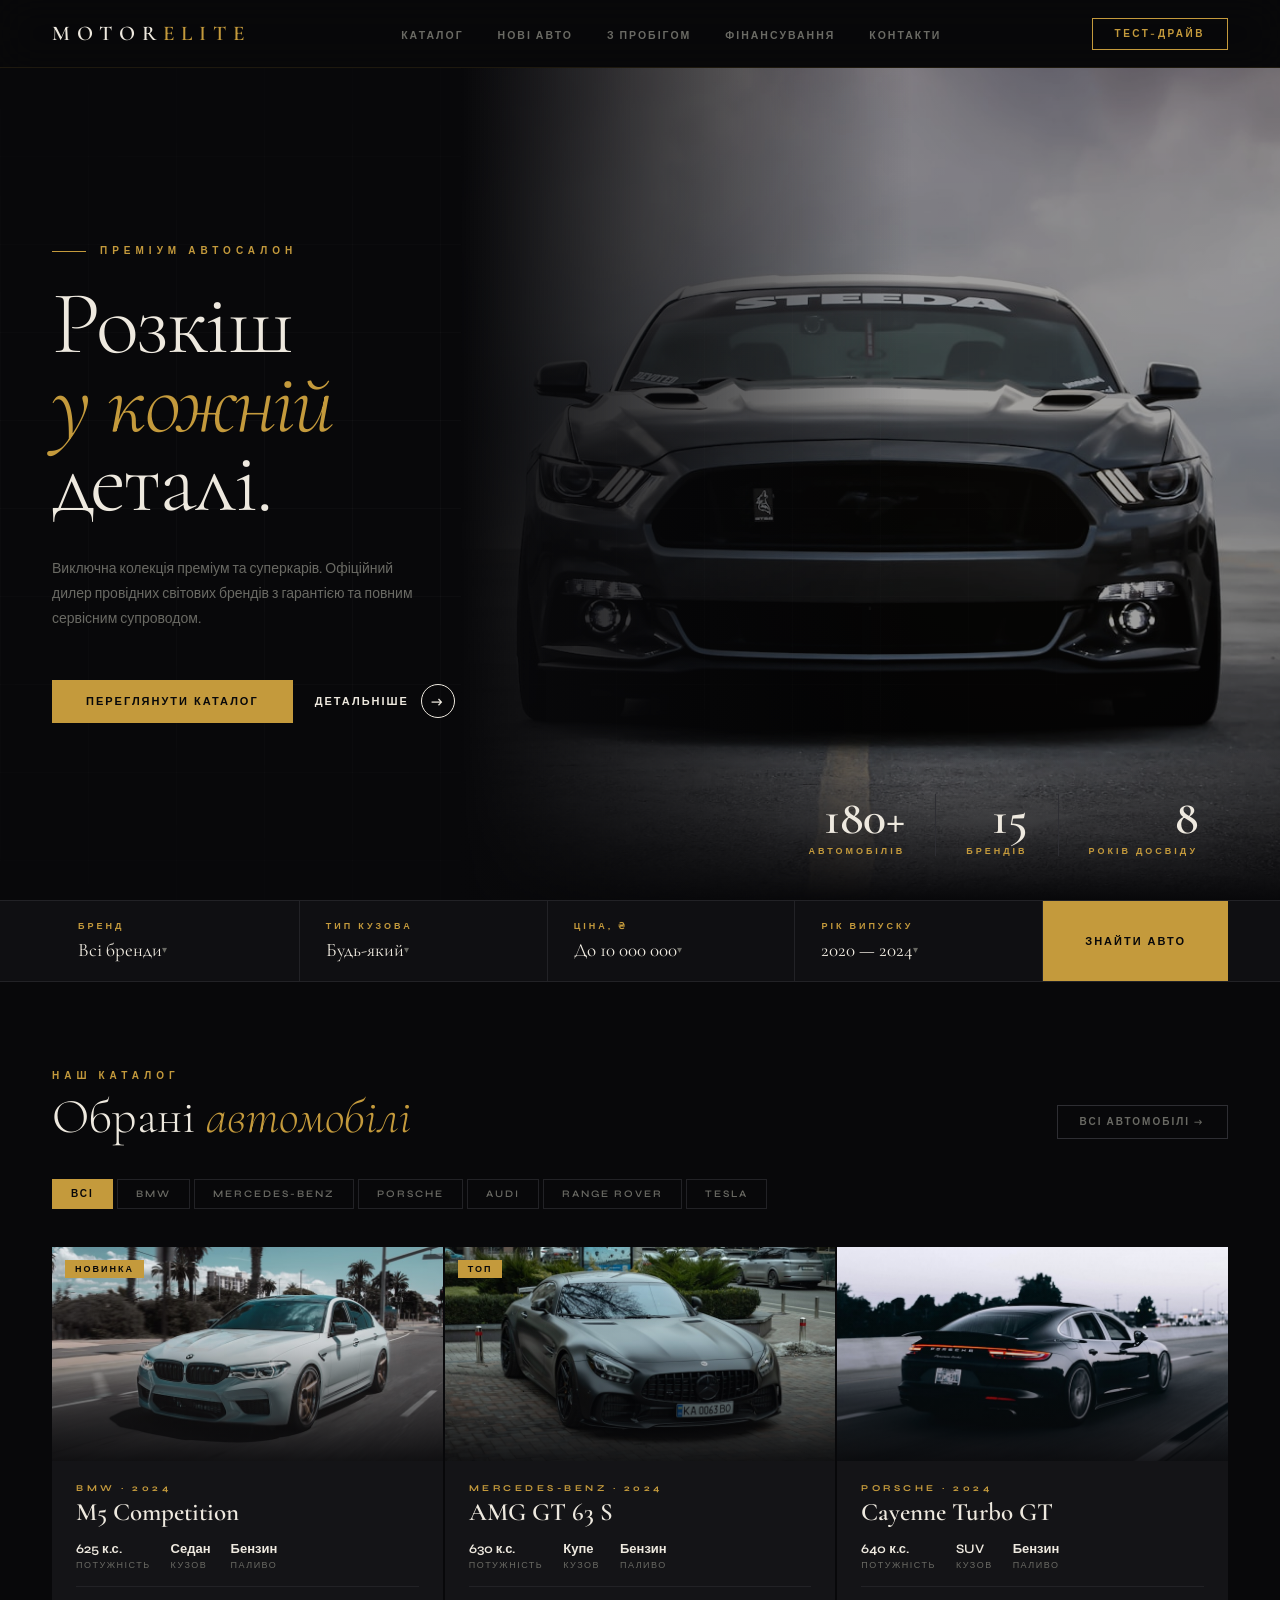
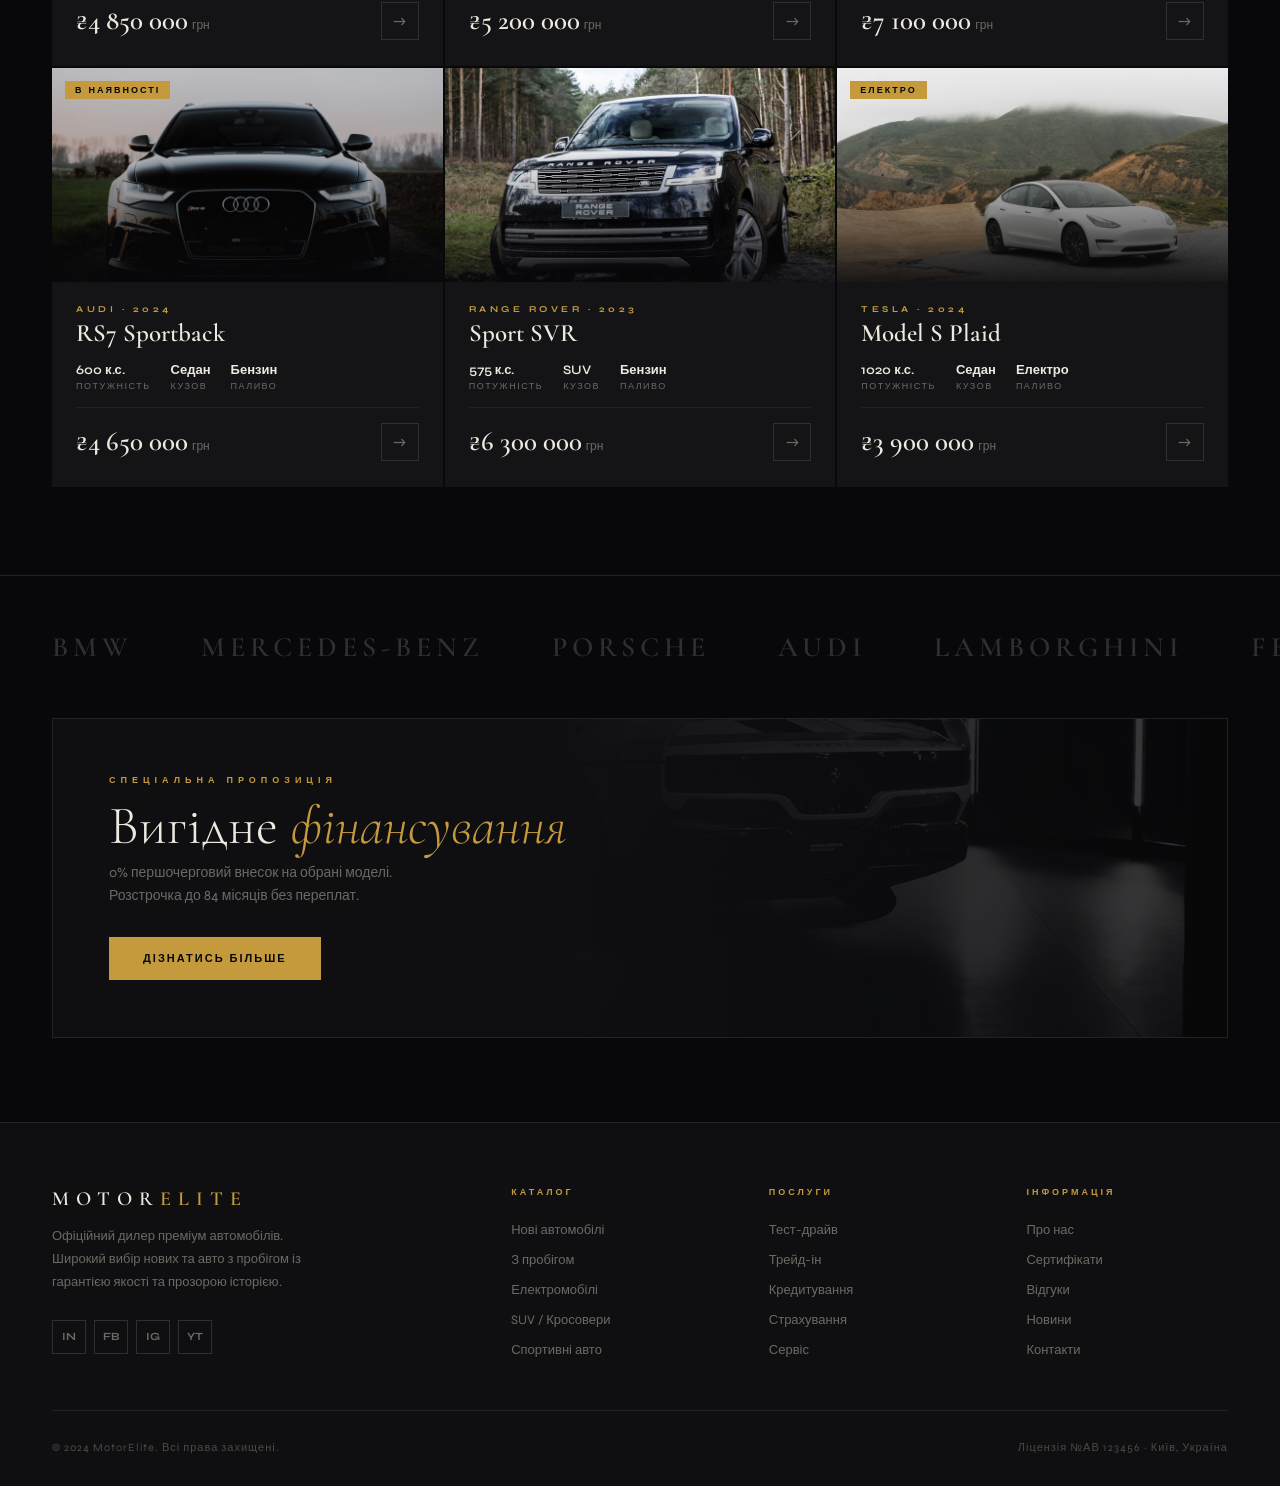
<file: index.html>
<!DOCTYPE html>
<html lang="en">
<head>
    <meta charset="UTF-8">
    <meta name="viewport" content="width=device-width, initial-scale=1.0">
    <title>MotorElite — Преміум Автосалон</title>
    <link rel="preconnect" href="https://fonts.googleapis.com">
    <link rel="preconnect" href="https://fonts.gstatic.com" crossorigin>
    <link href="https://fonts.googleapis.com/css2?family=Cormorant+Garamond:ital,wght@0,300;0,400;0,600;1,300;1,600&family=Syne:wght@400;500;600;700;800&display=swap" rel="stylesheet">
    <link rel="stylesheet" href="css/style.css">
  </head>
  <body>
  
  <header>
    <a href="#" class="logo">Motor<span class="logo-g">Elite</span></a>
    <nav>
      <ul class="nav-ul">
        <li><a href="#">Каталог</a></li>
        <li><a href="#">Нові авто</a></li>
        <li><a href="#">З пробігом</a></li>
        <li><a href="#">Фінансування</a></li>
        <li><a href="#">Контакти</a></li>
      </ul>
    </nav>
    <button class="nav-btn">Тест-драйв</button>
  </header>
  
  <main>
  
    <section class="hero">
      <figure class="hero-img-wrap">
        <img class="hero-img" src="img/hero.jpg" alt="">
      </figure>
      <div class="hero-body">
        <p class="eyebrow">
          <span class="eyebrow-line"></span>
          <span class="eyebrow-t">Преміум Автосалон</span>
        </p>
        <h1 class="hero-h1">
          Розкіш
          <em>у кожній</em>
          деталі.
        </h1>
        <p class="hero-p">
          Виключна колекція преміум та суперкарів.
          Офіційний дилер провідних світових брендів
          з гарантією та повним сервісним супроводом.
        </p>
        <p class="hero-btns">
          <button class="btn-fill">Переглянути каталог</button>
          <a href="#" class="btn-ghost">
            Детальніше
            <span class="circle-arr">→</span>
          </a>
        </p>
      </div>
      <dl class="hero-stats">
        <div>
          <dt class="stat-l">Автомобілів</dt>
          <dd class="stat-n">180+</dd>
        </div>
        <div>
          <dt class="stat-l">Брендів</dt>
          <dd class="stat-n">15</dd>
        </div>
        <div>
          <dt class="stat-l">Років досвіду</dt>
          <dd class="stat-n">8</dd>
        </div>
      </dl>
    </section>
  
    <section class="fbar">
      <button class="fitem">
        <span class="fitem-label">Бренд</span>
        <span class="fitem-val">Всі бренди <span class="fchev">▾</span></span>
      </button>
      <button class="fitem">
        <span class="fitem-label">Тип кузова</span>
        <span class="fitem-val">Будь-який <span class="fchev">▾</span></span>
      </button>
      <button class="fitem">
        <span class="fitem-label">Ціна, ₴</span>
        <span class="fitem-val">До 10 000 000 <span class="fchev">▾</span></span>
      </button>
      <button class="fitem">
        <span class="fitem-label">Рік випуску</span>
        <span class="fitem-val">2020 — 2024 <span class="fchev">▾</span></span>
      </button>
      <button class="fsearch">Знайти авто</button>
    </section>
  
    <section class="catalog">
      <header class="sec-top">
        <div>
          <p class="sec-label">Наш каталог</p>
          <h2 class="sec-h2">Обрані <em>автомобілі</em></h2>
        </div>
        <a href="#" class="view-all">Всі автомобілі →</a>
      </header>
      <nav class="brand-tabs">
        <button class="tab-btn on" data-brand="all">Всі</button>
        <button class="tab-btn" data-brand="BMW">BMW</button>
        <button class="tab-btn" data-brand="Mercedes-Benz">Mercedes-Benz</button>
        <button class="tab-btn" data-brand="Porsche">Porsche</button>
        <button class="tab-btn" data-brand="Audi">Audi</button>
        <button class="tab-btn" data-brand="Range Rover">Range Rover</button>
        <button class="tab-btn" data-brand="Tesla">Tesla</button>
      </nav>
      <ul class="cars-grid">
  
        <li>
          <article class="card" data-brand="BMW">
            <figure class="card-img">
              <img src="img/car-bmw.jpg" alt="BMW M5 Competition">
              <span class="card-tag">НОВИНКА</span>
            </figure>
            <div class="card-body">
              <p class="card-brand">BMW · 2024</p>
              <h3 class="card-model">M5 Competition</h3>
              <dl class="card-specs">
                <div><dt class="spec-k">Потужність</dt><dd class="spec-v">625 к.с.</dd></div>
                <div><dt class="spec-k">Кузов</dt><dd class="spec-v">Седан</dd></div>
                <div><dt class="spec-k">Паливо</dt><dd class="spec-v">Бензин</dd></div>
              </dl>
              <footer class="card-foot">
                <p><strong class="card-price">₴4 850 000</strong><span class="price-unit">грн</span></p>
                <span class="card-arr">→</span>
              </footer>
            </div>
          </article>
        </li>
  
        <li>
          <article class="card" data-brand="Mercedes-Benz">
            <figure class="card-img">
              <img src="img/car-mercedes.jpg" alt="Mercedes-Benz AMG GT 63 S">
              <span class="card-tag">ТОП</span>
            </figure>
            <div class="card-body">
              <p class="card-brand">Mercedes-Benz · 2024</p>
              <h3 class="card-model">AMG GT 63 S</h3>
              <dl class="card-specs">
                <div><dt class="spec-k">Потужність</dt><dd class="spec-v">630 к.с.</dd></div>
                <div><dt class="spec-k">Кузов</dt><dd class="spec-v">Купе</dd></div>
                <div><dt class="spec-k">Паливо</dt><dd class="spec-v">Бензин</dd></div>
              </dl>
              <footer class="card-foot">
                <p><strong class="card-price">₴5 200 000</strong><span class="price-unit">грн</span></p>
                <span class="card-arr">→</span>
              </footer>
            </div>
          </article>
        </li>
  
        <li>
          <article class="card" data-brand="Porsche">
            <figure class="card-img">
              <img src="img/car-porsche.jpg" alt="Porsche Cayenne Turbo GT">
            </figure>
            <div class="card-body">
              <p class="card-brand">Porsche · 2024</p>
              <h3 class="card-model">Cayenne Turbo GT</h3>
              <dl class="card-specs">
                <div><dt class="spec-k">Потужність</dt><dd class="spec-v">640 к.с.</dd></div>
                <div><dt class="spec-k">Кузов</dt><dd class="spec-v">SUV</dd></div>
                <div><dt class="spec-k">Паливо</dt><dd class="spec-v">Бензин</dd></div>
              </dl>
              <footer class="card-foot">
                <p><strong class="card-price">₴7 100 000</strong><span class="price-unit">грн</span></p>
                <span class="card-arr">→</span>
              </footer>
            </div>
          </article>
        </li>
  
        <li>
          <article class="card" data-brand="Audi">
            <figure class="card-img">
              <img src="img/car-audi.jpg" alt="Audi RS7 Sportback">
              <span class="card-tag">В НАЯВНОСТІ</span>
            </figure>
            <div class="card-body">
              <p class="card-brand">Audi · 2024</p>
              <h3 class="card-model">RS7 Sportback</h3>
              <dl class="card-specs">
                <div><dt class="spec-k">Потужність</dt><dd class="spec-v">600 к.с.</dd></div>
                <div><dt class="spec-k">Кузов</dt><dd class="spec-v">Седан</dd></div>
                <div><dt class="spec-k">Паливо</dt><dd class="spec-v">Бензин</dd></div>
              </dl>
              <footer class="card-foot">
                <p><strong class="card-price">₴4 650 000</strong><span class="price-unit">грн</span></p>
                <span class="card-arr">→</span>
              </footer>
            </div>
          </article>
        </li>
  
        <li>
          <article class="card" data-brand="Range Rover">
            <figure class="card-img">
              <img src="img/car-range-rover.jpg" alt="Range Rover Sport SVR">
            </figure>
            <div class="card-body">
              <p class="card-brand">Range Rover · 2023</p>
              <h3 class="card-model">Sport SVR</h3>
              <dl class="card-specs">
                <div><dt class="spec-k">Потужність</dt><dd class="spec-v">575 к.с.</dd></div>
                <div><dt class="spec-k">Кузов</dt><dd class="spec-v">SUV</dd></div>
                <div><dt class="spec-k">Паливо</dt><dd class="spec-v">Бензин</dd></div>
              </dl>
              <footer class="card-foot">
                <p><strong class="card-price">₴6 300 000</strong><span class="price-unit">грн</span></p>
                <span class="card-arr">→</span>
              </footer>
            </div>
          </article>
        </li>
  
        <li>
          <article class="card" data-brand="Tesla">
            <figure class="card-img">
              <img src="img/car-tesla.jpg" alt="Tesla Model S Plaid">
              <span class="card-tag">ЕЛЕКТРО</span>
            </figure>
            <div class="card-body">
              <p class="card-brand">Tesla · 2024</p>
              <h3 class="card-model">Model S Plaid</h3>
              <dl class="card-specs">
                <div><dt class="spec-k">Потужність</dt><dd class="spec-v">1020 к.с.</dd></div>
                <div><dt class="spec-k">Кузов</dt><dd class="spec-v">Седан</dd></div>
                <div><dt class="spec-k">Паливо</dt><dd class="spec-v">Електро</dd></div>
              </dl>
              <footer class="card-foot">
                <p><strong class="card-price">₴3 900 000</strong><span class="price-unit">грн</span></p>
                <span class="card-arr">→</span>
              </footer>
            </div>
          </article>
        </li>
  
      </ul>
    </section>
  
    <section class="brands-strip">
      <ul class="brands-row">
        <li class="brand-nm">BMW</li>
        <li class="brand-nm">Mercedes-Benz</li>
        <li class="brand-nm">Porsche</li>
        <li class="brand-nm">Audi</li>
        <li class="brand-nm">Lamborghini</li>
        <li class="brand-nm">Ferrari</li>
        <li class="brand-nm">Bentley</li>
        <li class="brand-nm">Rolls-Royce</li>
        <li class="brand-nm">McLaren</li>
        <li class="brand-nm">Aston Martin</li>
      </ul>
    </section>
  
    <section class="promo">
      <img src="img/promo.jpg" alt="">
      <div class="promo-body">
        <p class="promo-tag">Спеціальна пропозиція</p>
        <h2 class="promo-h">Вигідне <em>фінансування</em></h2>
        <p class="promo-sub">
          0% першочерговий внесок на обрані моделі.
          Розстрочка до 84 місяців без переплат.
        </p>
        <button class="btn-fill">Дізнатись більше</button>
      </div>
    </section>
  
  </main>
  
  <footer class="foot">
    <section class="foot-grid">
      <div class="foot-brand">
        <a href="#" class="foot-logo">Motor<span style="color: var(--gold)">Elite</span></a>
        <p class="foot-desc">
          Офіційний дилер преміум автомобілів. Широкий вибір нових та авто з пробігом із гарантією якості та прозорою історією.
        </p>
        <ul class="foot-soc">
          <li><a href="#" class="soc-btn">IN</a></li>
          <li><a href="#" class="soc-btn">FB</a></li>
          <li><a href="#" class="soc-btn">IG</a></li>
          <li><a href="#" class="soc-btn">YT</a></li>
        </ul>
      </div>
      <section>
        <h3 class="col-t">Каталог</h3>
        <ul class="col-ul">
          <li><a href="#">Нові автомобілі</a></li>
          <li><a href="#">З пробігом</a></li>
          <li><a href="#">Електромобілі</a></li>
          <li><a href="#">SUV / Кросовери</a></li>
          <li><a href="#">Спортивні авто</a></li>
        </ul>
      </section>
      <section>
        <h3 class="col-t">Послуги</h3>
        <ul class="col-ul">
          <li><a href="#">Тест-драйв</a></li>
          <li><a href="#">Трейд-ін</a></li>
          <li><a href="#">Кредитування</a></li>
          <li><a href="#">Страхування</a></li>
          <li><a href="#">Сервіс</a></li>
        </ul>
      </section>
      <section>
        <h3 class="col-t">Інформація</h3>
        <ul class="col-ul">
          <li><a href="#">Про нас</a></li>
          <li><a href="#">Сертифікати</a></li>
          <li><a href="#">Відгуки</a></li>
          <li><a href="#">Новини</a></li>
          <li><a href="#">Контакти</a></li>
        </ul>
      </section>
    </section>
    <p class="foot-bottom">
      <small class="foot-copy">© 2024 MotorElite. Всі права захищені.</small>
      <small class="foot-copy">Ліцензія №АВ 123456 · Київ, Україна</small>
    </p>
  </footer>
  
  <script src="js/script.js"></script>
  </body>
</html>
</file>
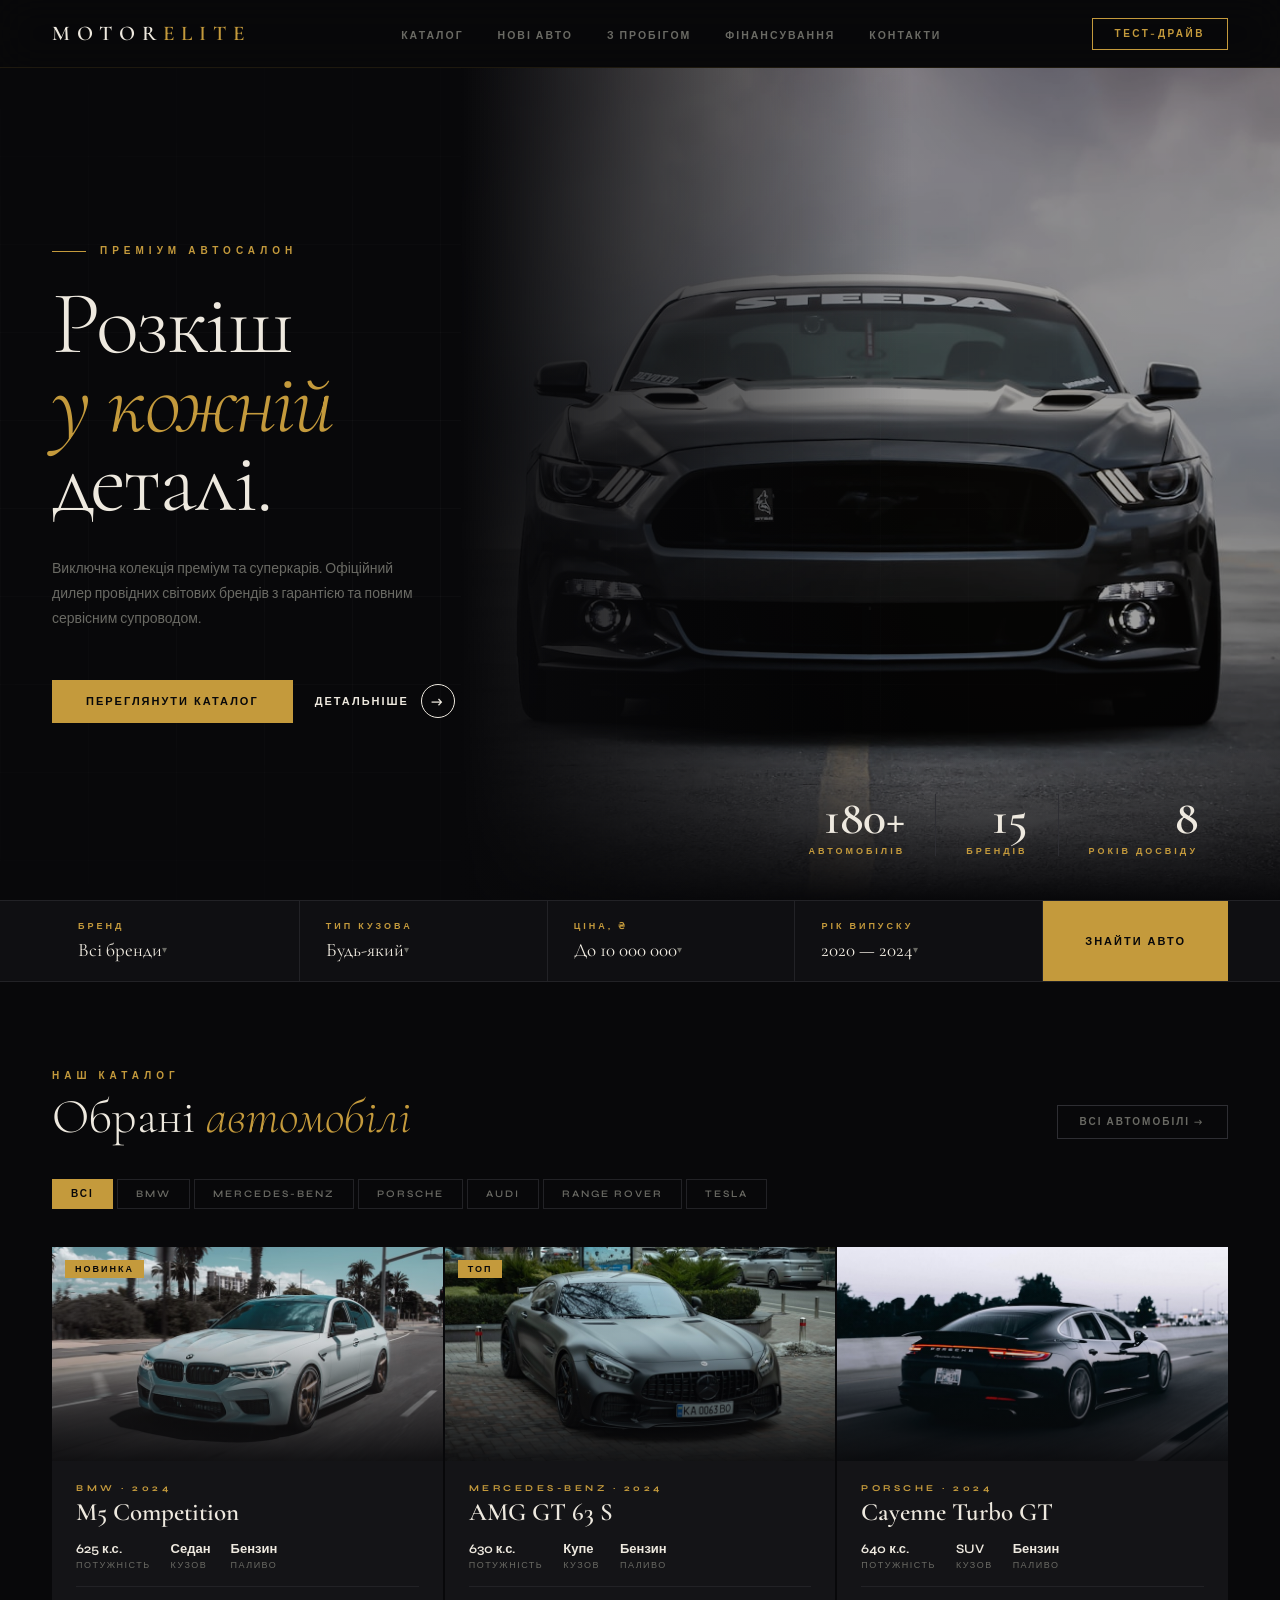
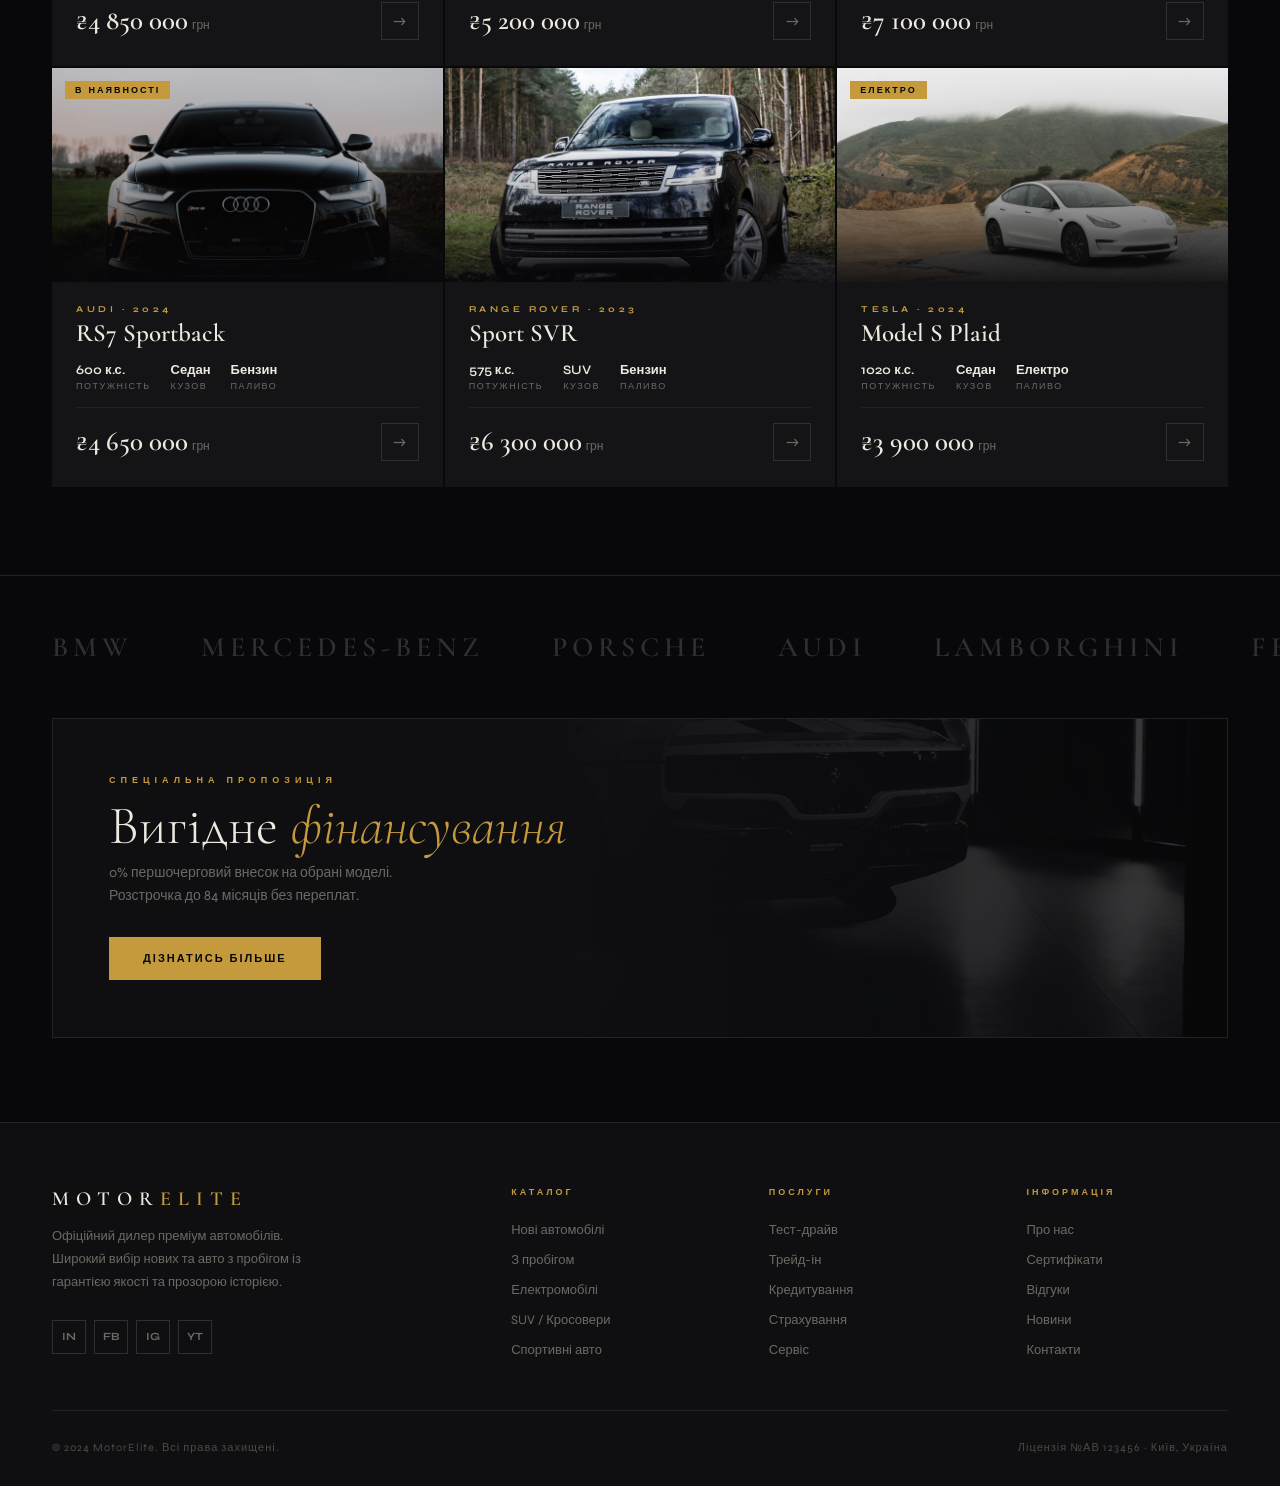
<file: car.html>
<!DOCTYPE html>
<html lang="uk">
<head>
  <meta charset="UTF-8">
  <meta name="viewport" content="width=device-width, initial-scale=1.0">
  <title>MotorElite</title>
  <link rel="preconnect" href="https://fonts.googleapis.com">
  <link rel="preconnect" href="https://fonts.gstatic.com" crossorigin>
  <link href="https://fonts.googleapis.com/css2?family=Cormorant+Garamond:ital,wght@0,300;0,400;0,600;1,300;1,600&family=Syne:wght@400;500;600;700;800&display=swap" rel="stylesheet">
  <link rel="stylesheet" href="css/style.css">
  <link rel="stylesheet" href="css/car.css">
</head>
<body>

<header>
  <a href="index.html" class="logo">Motor<span class="logo-g">Elite</span></a>
  <nav>
    <ul class="nav-ul">
      <li><a href="index.html">Каталог</a></li>
      <li><a href="index.html">Нові авто</a></li>
      <li><a href="index.html">З пробігом</a></li>
      <li><a href="index.html">Фінансування</a></li>
      <li><a href="index.html">Контакти</a></li>
    </ul>
  </nav>
  <button class="nav-btn">Тест-драйв</button>
</header>

<main>

  <section class="car-hero">
    <a href="index.html" class="car-back">← До каталогу</a>
    <figure class="car-hero-fig">
      <img id="js-img" src="" alt="">
    </figure>
    <div class="car-hero-info">
      <span id="js-badge" class="card-tag"></span>
      <p id="js-brand" class="car-hero-brand"></p>
      <h1 id="js-name" class="car-hero-name"></h1>
      <p id="js-price" class="car-hero-price"></p>
      <div class="car-hero-actions">
        <button class="btn-fill car-cta" onclick="document.querySelector('.car-form-section').scrollIntoView({behavior:'smooth'})">Записатись на тест-драйв</button>
        <a href="tel:+380441234567" class="btn-ghost">Зателефонувати <span class="circle-arr">→</span></a>
      </div>
    </div>
  </section>

  <section class="car-content">
    <div class="car-desc">
      <p class="sec-label">Про автомобіль</p>
      <h2 id="js-title" class="sec-h2"></h2>
      <p id="js-desc" class="car-desc-text"></p>
      <hr class="car-divider">
      <p class="sec-label" style="margin-top:32px">Технічні характеристики</p>
      <table id="js-specs" class="car-specs-tbl"></table>
    </div>
    <aside class="car-sidebar">
      <ul id="js-quick" class="car-quick"></ul>
      <button class="btn-fill car-cta" onclick="document.querySelector('.car-form-section').scrollIntoView({behavior:'smooth'})">Записатись на тест-драйв</button>
      <a href="tel:+380441234567" class="car-phone">+38 (044) 123-45-67</a>
    </aside>
  </section>

  <section class="car-form-section">
    <div class="car-form-wrap">
      <div>
        <p class="sec-label">Зворотній зв'язок</p>
        <h2 class="sec-h2">Записатись на <em>тест-драйв</em></h2>
        <p class="car-form-sub">Залиште свої контакти і ми зателефонуємо протягом 30 хвилин для підтвердження запису.</p>
      </div>
      <form class="car-form" id="js-form">
        <input type="text" placeholder="Ваше ім'я" class="car-input" required>
        <input type="tel" placeholder="Номер телефону" class="car-input" required>
        <input type="date" class="car-input">
        <button type="submit" class="btn-fill">Надіслати заявку →</button>
      </form>
    </div>
  </section>

  <section class="car-related">
    <p class="sec-label">Схожі автомобілі</p>
    <h2 class="sec-h2">Вам може <em>сподобатись</em></h2>
    <ul id="js-related" class="cars-grid"></ul>
  </section>

</main>

<footer class="foot">
  <section class="foot-grid">
    <div class="foot-brand">
      <a href="index.html" class="foot-logo">Motor<span style="color:var(--gold)">Elite</span></a>
      <p class="foot-desc">Офіційний дилер преміум автомобілів. Широкий вибір нових та авто з пробігом із гарантією якості та прозорою історією.</p>
      <ul class="foot-soc">
        <li><a href="#" class="soc-btn">IN</a></li>
        <li><a href="#" class="soc-btn">FB</a></li>
        <li><a href="#" class="soc-btn">IG</a></li>
        <li><a href="#" class="soc-btn">YT</a></li>
      </ul>
    </div>
    <section>
      <h3 class="col-t">Каталог</h3>
      <ul class="col-ul">
        <li><a href="index.html">Нові автомобілі</a></li>
        <li><a href="index.html">З пробігом</a></li>
        <li><a href="index.html">Електромобілі</a></li>
        <li><a href="index.html">SUV / Кросовери</a></li>
        <li><a href="index.html">Спортивні авто</a></li>
      </ul>
    </section>
    <section>
      <h3 class="col-t">Послуги</h3>
      <ul class="col-ul">
        <li><a href="#">Тест-драйв</a></li>
        <li><a href="#">Трейд-ін</a></li>
        <li><a href="#">Кредитування</a></li>
        <li><a href="#">Страхування</a></li>
        <li><a href="#">Сервіс</a></li>
      </ul>
    </section>
    <section>
      <h3 class="col-t">Інформація</h3>
      <ul class="col-ul">
        <li><a href="#">Про нас</a></li>
        <li><a href="#">Сертифікати</a></li>
        <li><a href="#">Відгуки</a></li>
        <li><a href="#">Новини</a></li>
        <li><a href="#">Контакти</a></li>
      </ul>
    </section>
  </section>
  <p class="foot-bottom">
    <small class="foot-copy">© 2024 MotorElite. Всі права захищені.</small>
    <small class="foot-copy">Ліцензія №АВ 123456 · Київ, Україна</small>
  </p>
</footer>

<script src="js/cars-data.js"></script>
<script src="js/car.js"></script>
</body>
</html>
</file>
<file: css/style.css>
*, *::before, *::after {
    margin: 0;
    padding: 0;
    box-sizing: border-box;
  }
  
  :root {
    --bg: #08080A;
    --surf: #0F0F12;
    --card: #141417;
    --brd: #222226;
    --brd2: #2E2E33;
    --gold: #C49A3C;
    --goldl: #D9AE52;
    --cream: #EEE9DF;
    --mut: #6A6A64;
    --mut2: #4A4A46;
  }
  
  html { 
    scroll-behavior: smooth; 
  }
  
  body {
    background: var(--bg);
    color: var(--cream);
    font-family: 'Syne', sans-serif;
    min-height: 100vh;
    overflow-x: hidden;
  }
  
  body > header {
    position: sticky;
    top: 0;
    z-index: 200;
    height: 68px;
    display: flex;
    align-items: center;
    justify-content: space-between;
    padding: 0 52px;
    background: rgba(8, 8, 10, 0.88);
    backdrop-filter: blur(20px);
    border-bottom: 1px solid rgba(196, 154, 60, 0.12);
  }
  
  .logo {
    font-family: 'Cormorant Garamond', serif;
    font-size: 21px;
    font-weight: 600;
    letter-spacing: 7px;
    text-transform: uppercase;
    white-space: nowrap;
    color: var(--cream);
    text-decoration: none;
  }
  
  .logo-g {
     color: var(--gold);
     }
  
  .nav-ul {
    display: flex;
    gap: 34px;
    list-style: none;
    align-items: center;
  }
  
  .nav-ul a {
    text-decoration: none;
    font-size: 10.5px;
    font-weight: 600;
    letter-spacing: 2px;
    text-transform: uppercase;
    color: var(--mut);
    transition: color 0.25s;
  }
  
  .nav-ul a:hover { 
    color: var(--gold);
   }
  
  .nav-btn {
    background: none;
    border: 1px solid var(--gold);
    color: var(--gold);
    font-family: 'Syne', sans-serif;
    font-size: 10px;
    font-weight: 700;
    letter-spacing: 2.5px;
    text-transform: uppercase;
    padding: 9px 22px;
    cursor: pointer;
    transition: all 0.25s;
  }
  
  .nav-btn:hover {
    background: var(--gold);
    color: var(--bg);
  }
  
  .hero {
    position: relative;
    height: calc(100vh - 68px);
    min-height: 620px;
    display: flex;
    align-items: center;
    overflow: hidden;
  }
  
  .hero::before {
    content: '';
    position: absolute;
    top: -30%;
    right: -15%;
    width: 70%;
    height: 140%;
    background: radial-gradient(ellipse, rgba(196, 154, 60, 0.065) 0%, transparent 60%);
    pointer-events: none;
    z-index: 0;
  }
  
  .hero::after {
    content: '';
    position: absolute;
    inset: 0;
    background-image:
      linear-gradient(rgba(255, 255, 255, 0.022) 1px, transparent 1px),
      linear-gradient(90deg, rgba(255, 255, 255, 0.022) 1px, transparent 1px);
    background-size: 88px 88px;
    mask-image: radial-gradient(ellipse 75% 65% at 30% 50%, black 20%, transparent 100%);
    -webkit-mask-image: radial-gradient(ellipse 75% 65% at 30% 50%, black 20%, transparent 100%);
    pointer-events: none;
    z-index: 0;
  }
  
  figure.hero-img-wrap {
    position: absolute;
    right: 0;
    bottom: 0;
    top: 0;
    width: 64%;
    overflow: hidden;
    margin: 0;
  }
  
  figure.hero-img-wrap::before {
    content: '';
    position: absolute;
    inset: 0;
    z-index: 1;
    background:
      linear-gradient(to right, var(--bg) 0%, rgba(8, 8, 10, 0.55) 28%, transparent 55%),
      linear-gradient(to top, var(--bg) 0%, transparent 18%);
  }
  
  .hero-img {
    width: 100%;
    height: 100%;
    object-fit: cover;
    object-position: center center;
    opacity: 0.6;
    filter: saturate(0.65) contrast(1.05);
    display: block;
  }
  
  .hero-body {
    position: relative;
    z-index: 2;
    padding: 0 52px;
    max-width: 660px;
  }
  
  .eyebrow {
    display: flex;
    align-items: center;
    gap: 14px;
    margin-bottom: 28px;
    animation: fadeUp 0.7s 0.05s both;
  }
  
  .eyebrow-line {
    width: 34px;
    height: 1px;
    background: var(--gold);
    flex-shrink: 0;
  }
  
  .eyebrow-t {
    font-size: 10px;
    font-weight: 700;
    letter-spacing: 5px;
    text-transform: uppercase;
    color: var(--gold);
  }
  
  .hero-h1 {
    font-family: 'Cormorant Garamond', serif;
    font-size: clamp(64px, 7vw, 112px);
    font-weight: 300;
    line-height: 0.88;
    letter-spacing: -2.5px;
    color: var(--cream);
    margin-bottom: 34px;
    animation: fadeUp 0.7s 0.18s both;
  }
  
  .hero-h1 em {
    display: block;
    font-style: italic;
    color: var(--gold);
  }
  
  .hero-p {
    font-size: 14px;
    line-height: 1.82;
    color: var(--mut);
    max-width: 370px;
    margin-bottom: 48px;
    animation: fadeUp 0.7s 0.32s both;
  }
  
  .hero-btns {
    display: flex;
    align-items: center;
    gap: 22px;
    animation: fadeUp 0.7s 0.46s both;
    margin: 0;
  }
  
  .btn-fill {
    background: var(--gold);
    color: var(--bg);
    border: none;
    padding: 15px 34px;
    font-family: 'Syne', sans-serif;
    font-size: 11px;
    font-weight: 700;
    letter-spacing: 2px;
    text-transform: uppercase;
    cursor: pointer;
    transition: all 0.3s;
    display: inline-flex;
    align-items: center;
  }
  
  .btn-fill:hover {
    background: var(--goldl);
    transform: translateY(-2px);
    box-shadow: 0 10px 32px rgba(196, 154, 60, 0.28);
  }
  
  .btn-ghost {
    background: none;
    border: none;
    color: var(--cream);
    font-family: 'Syne', sans-serif;
    font-size: 11px;
    font-weight: 600;
    letter-spacing: 2px;
    text-transform: uppercase;
    cursor: pointer;
    display: inline-flex;
    align-items: center;
    gap: 12px;
    padding: 0;
    transition: color 0.25s;
    text-decoration: none;
  }
  
  .btn-ghost:hover { 
    color: var(--gold); 
  }
  
  .circle-arr {
    width: 34px;
    height: 34px;
    border: 1px solid currentColor;
    border-radius: 50%;
    display: flex;
    align-items: center;
    justify-content: center;
    font-size: 14px;
    flex-shrink: 0;
    transition: transform 0.3s;
  }
  
  .btn-ghost:hover .circle-arr {
     transform: translateX(3px); 
    }
  
  dl.hero-stats {
    position: absolute;
    bottom: 44px;
    right: 52px;
    z-index: 3;
    display: flex;
    animation: fadeUp 0.7s 0.6s both;
  }
  
  dl.hero-stats > div {
    padding: 0 30px;
    border-left: 1px solid var(--brd2);
    text-align: right;
    display: flex;
    flex-direction: column-reverse;
  }
  
  dl.hero-stats > div:first-child {
    padding-left: 0;
    border-left: none;
  }
  
  .stat-n {
    font-family: 'Cormorant Garamond', serif;
    font-size: 48px;
    font-weight: 600;
    color: var(--cream);
    line-height: 1;
  }
  
  .stat-l {
    font-size: 9px;
    font-weight: 700;
    letter-spacing: 3px;
    text-transform: uppercase;
    color: var(--gold);
    margin-top: 4px;
  }
  
  .fbar {
    background: var(--surf);
    border-top: 1px solid var(--brd);
    border-bottom: 1px solid var(--brd);
    display: flex;
    align-items: stretch;
    padding: 0 52px;
  }
  
  button.fitem {
    flex: 1;
    padding: 20px 26px;
    border: none;
    border-right: 1px solid var(--brd);
    cursor: pointer;
    transition: background 0.2s;
    user-select: none;
    background: none;
    text-align: left;
    -webkit-appearance: none;
    appearance: none;
    display: flex;
    flex-direction: column;
    justify-content: center;
    font-family: 'Syne', sans-serif;
  }
  
  button.fitem:hover { 
    background: rgba(196, 154, 60, 0.045);
   }
  
  .fitem-label {
    font-size: 9px;
    font-weight: 700;
    letter-spacing: 3px;
    text-transform: uppercase;
    color: var(--gold);
    margin-bottom: 7px;
  }
  
  .fitem-val {
    font-family: 'Cormorant Garamond', serif;
    font-size: 19px;
    color: var(--cream);
    display: flex;
    align-items: center;
    justify-content: space-between;
  }
  
  .fchev {
    font-size: 10px;
    color: var(--mut);
  }
  
  .fsearch {
    display: flex;
    align-items: center;
    padding: 0 42px;
    background: var(--gold);
    color: var(--bg);
    border: none;
    font-family: 'Syne', sans-serif;
    font-size: 11px;
    font-weight: 700;
    letter-spacing: 2px;
    text-transform: uppercase;
    cursor: pointer;
    white-space: nowrap;
    transition: background 0.25s;
    flex-shrink: 0;
  }
  
  .fsearch:hover { 
    background: var(--goldl); 
  }
  
  .catalog {
     padding: 88px 52px; 
    }
  
  .sec-top {
    display: flex;
    align-items: flex-end;
    justify-content: space-between;
    margin-bottom: 12px;
  }
  
  .sec-label {
    font-size: 10px;
    font-weight: 700;
    letter-spacing: 5px;
    text-transform: uppercase;
    color: var(--gold);
    margin-bottom: 10px;
  }
  
  .sec-h2 {
    font-family: 'Cormorant Garamond', serif;
    font-size: clamp(34px, 3.8vw, 54px);
    font-weight: 300;
    line-height: 1.04;
    color: var(--cream);
  }
  
  .sec-h2 em {
    font-style: italic;
    color: var(--gold);
  }
  
  .view-all {
    background: none;
    border: 1px solid var(--brd2);
    color: var(--mut);
    font-family: 'Syne', sans-serif;
    font-size: 10px;
    font-weight: 600;
    letter-spacing: 2px;
    text-transform: uppercase;
    padding: 10px 22px;
    cursor: pointer;
    transition: all 0.25s;
    white-space: nowrap;
    margin-bottom: 4px;
    text-decoration: none;
    display: inline-block;
  }
  
  .view-all:hover {
    border-color: var(--gold);
    color: var(--gold);
  }
  
  nav.brand-tabs {
    display: flex;
    gap: 4px;
    margin: 36px 0 38px;
    overflow-x: auto;
    scrollbar-width: none;
  }
  
  nav.brand-tabs::-webkit-scrollbar { 
    display: none;
   }
  
  .tab-btn {
    background: none;
    border: 1px solid var(--brd);
    color: var(--mut);
    font-family: 'Syne', sans-serif;
    font-size: 10px;
    font-weight: 600;
    letter-spacing: 2px;
    text-transform: uppercase;
    padding: 8px 18px;
    cursor: pointer;
    white-space: nowrap;
    transition: all 0.2s;
    flex-shrink: 0;
  }
  
  .tab-btn:hover {
    border-color: var(--gold);
    color: var(--gold);
  }
  
  .tab-btn.on {
    background: var(--gold);
    border-color: var(--gold);
    color: var(--bg);
  }
  
  ul.cars-grid {
    display: grid;
    grid-template-columns: repeat(3, 1fr);
    gap: 2px;
    list-style: none;
    padding: 0;
  }
  
  ul.cars-grid > li {
     display: flex; 
    }
  
  article.card {
    background: var(--card);
    cursor: pointer;
    position: relative;
    overflow: hidden;
    flex: 1;
  }
  
  article.card::before {
    content: '';
    position: absolute;
    inset: 0;
    border: 1px solid transparent;
    pointer-events: none;
    z-index: 5;
    transition: border-color 0.35s;
  }
  
  article.card:hover::before { 
    border-color: var(--gold); 
  }
  
  figure.card-img {
    height: 214px;
    background: #0C0C0E;
    position: relative;
    overflow: hidden;
    margin: 0;
  }
  
  figure.card-img img {
    width: 100%;
    height: 100%;
    object-fit: cover;
    display: block;
    transition: transform 0.6s ease;
  }
  
  article.card:hover figure.card-img img { 
    transform: scale(1.07);
   }
  
  figure.card-img::after {
    content: '';
    position: absolute;
    inset: 0;
    background: linear-gradient(to top, rgba(8, 8, 10, 0.9) 0%, rgba(8, 8, 10, 0.1) 55%, transparent 100%);
    pointer-events: none;
  }
  
  .card-tag {
    position: absolute;
    top: 13px;
    left: 13px;
    z-index: 2;
    background: var(--gold);
    color: var(--bg);
    font-size: 9px;
    font-weight: 800;
    letter-spacing: 2px;
    text-transform: uppercase;
    padding: 4px 10px;
  }
  
  .card-body {
     padding: 22px 24px 26px; 
    }
  
  .card-brand {
    font-size: 9px;
    font-weight: 700;
    letter-spacing: 3.5px;
    text-transform: uppercase;
    color: var(--gold);
    margin-bottom: 6px;
  }
  
  .card-model {
    font-family: 'Cormorant Garamond', serif;
    font-size: 25px;
    font-weight: 600;
    color: var(--cream);
    margin-bottom: 15px;
    line-height: 1.08;
  }
  
  dl.card-specs {
    display: flex;
    gap: 20px;
    padding-bottom: 16px;
    border-bottom: 1px solid var(--brd);
    margin-bottom: 15px;
  }
  
  dl.card-specs > div {
    display: flex;
    flex-direction: column-reverse;
    gap: 3px;
  }
  
  .spec-v {
    font-size: 13px;
    font-weight: 600;
    color: var(--cream);
  }
  
  .spec-k {
    font-size: 9px;
    letter-spacing: 1.5px;
    text-transform: uppercase;
    color: var(--mut);
  }
  
  footer.card-foot {
    display: flex;
    align-items: center;
    justify-content: space-between;
  }
  
  footer.card-foot > p {
     margin: 0; 
    }
  
  .card-price {
    font-family: 'Cormorant Garamond', serif;
    font-size: 27px;
    font-weight: 600;
    color: var(--cream);
  }
  
  .price-unit {
    font-family: 'Syne', sans-serif;
    font-size: 12px;
    font-weight: 400;
    color: var(--mut);
    margin-left: 4px;
  }
  
  .card-arr {
    width: 38px;
    height: 38px;
    border: 1px solid var(--brd2);
    display: flex;
    align-items: center;
    justify-content: center;
    color: var(--mut);
    font-size: 16px;
    flex-shrink: 0;
    transition: all 0.25s;
  }
  
  article.card:hover .card-arr {
    border-color: var(--gold);
    color: var(--gold);
    background: rgba(196, 154, 60, 0.08);
  }
  
  .brands-strip {
    border-top: 1px solid var(--brd);
    padding: 54px 0;
    overflow: hidden;
  }
  
  ul.brands-row {
    display: flex;
    align-items: center;
    gap: 68px;
    padding: 0 52px;
    overflow-x: auto;
    scrollbar-width: none;
    cursor: grab;
    list-style: none;
  }
  
  ul.brands-row::-webkit-scrollbar { 
    display: none; 
  }
  
  .brand-nm {
    font-family: 'Cormorant Garamond', serif;
    font-size: 28px;
    font-weight: 600;
    letter-spacing: 5px;
    text-transform: uppercase;
    color: var(--brd2);
    white-space: nowrap;
    cursor: pointer;
    transition: color 0.3s;
    user-select: none;
  }
  
  .brand-nm:hover { 
    color: var(--cream); 
  }
  .brand-nm.on { 
    color: var(--gold);
   }
  
  .promo {
    margin: 0 52px 84px;
    position: relative;
    height: 320px;
    overflow: hidden;
    border: 1px solid var(--brd);
  }
  
  .promo::before {
    content: '';
    position: absolute;
    inset: 0;
    background: linear-gradient(to right, var(--surf) 42%, transparent 100%);
    z-index: 1;
  }
  
  .promo > img {
    width: 100%;
    height: 100%;
    object-fit: cover;
    opacity: 0.22;
    filter: saturate(0.25);
    display: block;
  }
  
  .promo-body {
    position: absolute;
    inset: 0;
    display: flex;
    flex-direction: column;
    justify-content: center;
    padding: 0 56px;
    align-items: flex-start;
    z-index: 2;
  }
  
  .promo-tag {
    font-size: 9px;
    font-weight: 700;
    letter-spacing: 5px;
    text-transform: uppercase;
    color: var(--gold);
    margin-bottom: 14px;
  }
  
  .promo-h {
    font-family: 'Cormorant Garamond', serif;
    font-size: 54px;
    font-weight: 300;
    line-height: 1;
    color: var(--cream);
    margin-bottom: 8px;
  }
  
  .promo-h em {
    font-style: italic;
    color: var(--gold);
  }
  
  .promo-sub {
    font-size: 14px;
    color: var(--mut);
    max-width: 340px;
    line-height: 1.65;
    margin-bottom: 30px;
  }
  
  footer.foot {
    background: var(--surf);
    border-top: 1px solid var(--brd);
    padding: 64px 52px 32px;
  }
  
  section.foot-grid {
    display: grid;
    grid-template-columns: 2fr 1fr 1fr 1fr;
    gap: 56px;
    padding-bottom: 52px;
    border-bottom: 1px solid var(--brd);
    margin-bottom: 30px;
  }
  
  .foot-logo {
    font-family: 'Cormorant Garamond', serif;
    font-size: 20px;
    font-weight: 600;
    letter-spacing: 7px;
    text-transform: uppercase;
    color: var(--cream);
    margin-bottom: 14px;
    text-decoration: none;
    display: block;
  }
  
  .foot-desc {
    font-size: 13px;
    line-height: 1.78;
    color: var(--mut);
    max-width: 255px;
    margin-bottom: 26px;
  }
  
  ul.foot-soc {
    display: flex;
    gap: 8px;
    list-style: none;
    padding: 0;
  }
  
  .soc-btn {
    width: 34px;
    height: 34px;
    border: 1px solid var(--brd2);
    display: flex;
    align-items: center;
    justify-content: center;
    color: var(--mut);
    font-size: 11px;
    font-weight: 700;
    cursor: pointer;
    transition: all 0.2s;
    text-decoration: none;
  }
  
  .soc-btn:hover {
    border-color: var(--gold);
    color: var(--gold);
  }
  
  .col-t {
    font-size: 9px;
    font-weight: 700;
    letter-spacing: 3px;
    text-transform: uppercase;
    color: var(--gold);
    margin-bottom: 22px;
  }
  
  .col-ul {
    list-style: none;
    display: flex;
    flex-direction: column;
    gap: 11px;
    padding: 0;
  }
  
  .col-ul a {
    text-decoration: none;
    font-size: 13px;
    color: var(--mut);
    transition: color 0.2s;
  }
  
  .col-ul a:hover { 
    color: var(--cream); 
  }
  
  p.foot-bottom {
    display: flex;
    justify-content: space-between;
    align-items: center;
  }
  
  .foot-copy {
    font-size: 11px;
    letter-spacing: 1px;
    color: var(--mut2);
  }
  
  @keyframes fadeUp {
    from { 
      opacity: 0; 
      transform: translateY(22px);
     }
    to   {
       opacity: 1;
        transform: translateY(0);
       }
  }
</file>
<file: css/car.css>
.car-hero {
    position: relative;
    height: 72vh;
    min-height: 520px;
    overflow: hidden;
  }
  
  figure.car-hero-fig {
    position: absolute;
    inset: 0;
    margin: 0;
    overflow: hidden;
  }
  
  figure.car-hero-fig img {
    width: 100%;
    height: 100%;
    object-fit: cover;
    display: block;
    filter: saturate(0.75);
  }
  
  figure.car-hero-fig::after {
    content: '';
    position: absolute;
    inset: 0;
    background: linear-gradient(to top, rgba(8,8,10,0.96) 0%, rgba(8,8,10,0.5) 38%, rgba(8,8,10,0.1) 65%, transparent 100%);
  }
  
  .car-back {
    position: absolute;
    top: 32px;
    left: 52px;
    z-index: 3;
    color: rgba(238,233,223,0.55);
    text-decoration: none;
    font-family: 'Syne', sans-serif;
    font-size: 10px;
    font-weight: 700;
    letter-spacing: 3px;
    text-transform: uppercase;
    transition: color 0.2s;
  }
  
  .car-back:hover { 
    color: var(--gold);
 }
  
  .car-hero-info {
    position: absolute;
    bottom: 0;
    left: 0;
    right: 0;
    padding: 0 52px 52px;
    z-index: 3;
  }
  
  .car-hero-brand {
    font-size: 10px;
    font-weight: 700;
    letter-spacing: 4px;
    text-transform: uppercase;
    color: var(--gold);
    margin-bottom: 10px;
  }
  
  .car-hero-name {
    font-family: 'Cormorant Garamond', serif;
    font-size: clamp(44px, 5.5vw, 86px);
    font-weight: 300;
    line-height: 1;
    letter-spacing: -2px;
    color: var(--cream);
    margin-bottom: 20px;
  }
  
  .car-hero-price {
    font-family: 'Cormorant Garamond', serif;
    font-size: 38px;
    font-weight: 600;
    color: var(--gold);
    margin: 0 0 28px;
  }
  
  .car-hero-actions {
    display: flex;
    align-items: center;
    gap: 22px;
  }
  
  .car-content {
    padding: 88px 52px;
    display: grid;
    grid-template-columns: 1fr 360px;
    gap: 80px;
    align-items: start;
  }
  
  .car-desc-text {
    font-size: 15px;
    line-height: 1.82;
    color: rgba(238,233,223,0.72);
    margin-top: 20px;
  }
  
  .car-divider {
    border: none;
    border-top: 1px solid var(--brd);
    margin: 40px 0 0;
  }
  
  .car-specs-tbl {
    width: 100%;
    border-collapse: collapse;
    margin-top: 32px;
  }
  
  .car-specs-tbl tr {
     border-bottom: 1px solid var(--brd);
     }
  .car-specs-tbl tr:first-child {
     border-top: 1px solid var(--brd);
     }
  .car-specs-tbl td { 
    padding: 16px 0; 
  }
  
  .spec-table-k {
    font-size: 9px;
    font-weight: 700;
    letter-spacing: 3px;
    text-transform: uppercase;
    color: var(--gold);
    width: 42%;
  }
  
  .spec-table-v {
    font-family: 'Cormorant Garamond', serif;
    font-size: 20px;
    color: var(--cream);
  }
  
  .car-sidebar {
    position: sticky;
    top: 88px;
  }
  
  ul.car-quick {
    display: grid;
    grid-template-columns: 1fr 1fr;
    gap: 2px;
    list-style: none;
    padding: 0;
    margin-bottom: 24px;
  }
  
  .car-quick-item {
    background: var(--card);
    padding: 20px 22px;
    display: flex;
    flex-direction: column;
    gap: 8px;
  }
  
  .car-quick-val {
    font-family: 'Cormorant Garamond', serif;
    font-size: 26px;
    font-weight: 600;
    color: var(--cream);
    line-height: 1;
  }
  
  .car-quick-key {
    font-size: 9px;
    font-weight: 700;
    letter-spacing: 2px;
    text-transform: uppercase;
    color: var(--gold);
  }
  
  .car-cta {
    width: 100%;
    justify-content: center;
    margin-bottom: 12px;
    border: none;
    cursor: pointer;
  }
  
  .car-phone {
    display: block;
    text-align: center;
    color: var(--mut);
    text-decoration: none;
    font-family: 'Syne', sans-serif;
    font-size: 13px;
    font-weight: 600;
    letter-spacing: 1px;
    padding: 13px 0;
    border: 1px solid var(--brd);
    transition: all 0.2s;
  }
  
  .car-phone:hover { 
    color: var(--cream);
     border-color: var(--brd2); 
    }
  
  .car-form-section {
    background: var(--surf);
    border-top: 1px solid var(--brd);
    border-bottom: 1px solid var(--brd);
    padding: 88px 52px;
  }
  
  .car-form-wrap {
    display: grid;
    grid-template-columns: 1fr 1fr;
    gap: 80px;
    align-items: start;
  }
  
  .car-form-sub {
    font-size: 14px;
    line-height: 1.75;
    color: var(--mut);
    margin-top: 16px;
    max-width: 340px;
  }
  
  .car-form {
    display: flex;
    flex-direction: column;
  }
  
  .car-input {
    background: transparent;
    border: none;
    border-bottom: 1px solid var(--brd2);
    color: var(--cream);
    font-family: 'Syne', sans-serif;
    font-size: 14px;
    padding: 16px 0;
    width: 100%;
    transition: border-color 0.2s;
    outline: none;
    margin-bottom: 8px;
  }
  
  .car-input:focus { 
    border-bottom-color: var(--gold); 
   }
  .car-input::placeholder { 
    color: var(--mut); 
}
  .car-input[type="date"] { 
    color: var(--mut);
     color-scheme: dark; 
    }
  .car-input[type="date"]:focus {
     color: var(--cream); 
    }
  
  .car-form .btn-fill {
    margin-top: 24px;
    align-self: flex-start;
    border: none;
    cursor: pointer;
  }
  
  .form-success {
    font-size: 15px;
    color: var(--gold);
    line-height: 1.7;
    padding: 28px;
    border: 1px solid rgba(196,154,60,0.35);
    margin-top: 8px;
  }
  
  .car-related { 
    padding: 88px 52px; 
   }
  
  .car-related .sec-h2 {
     margin-bottom: 40px; 
    }
</file>
